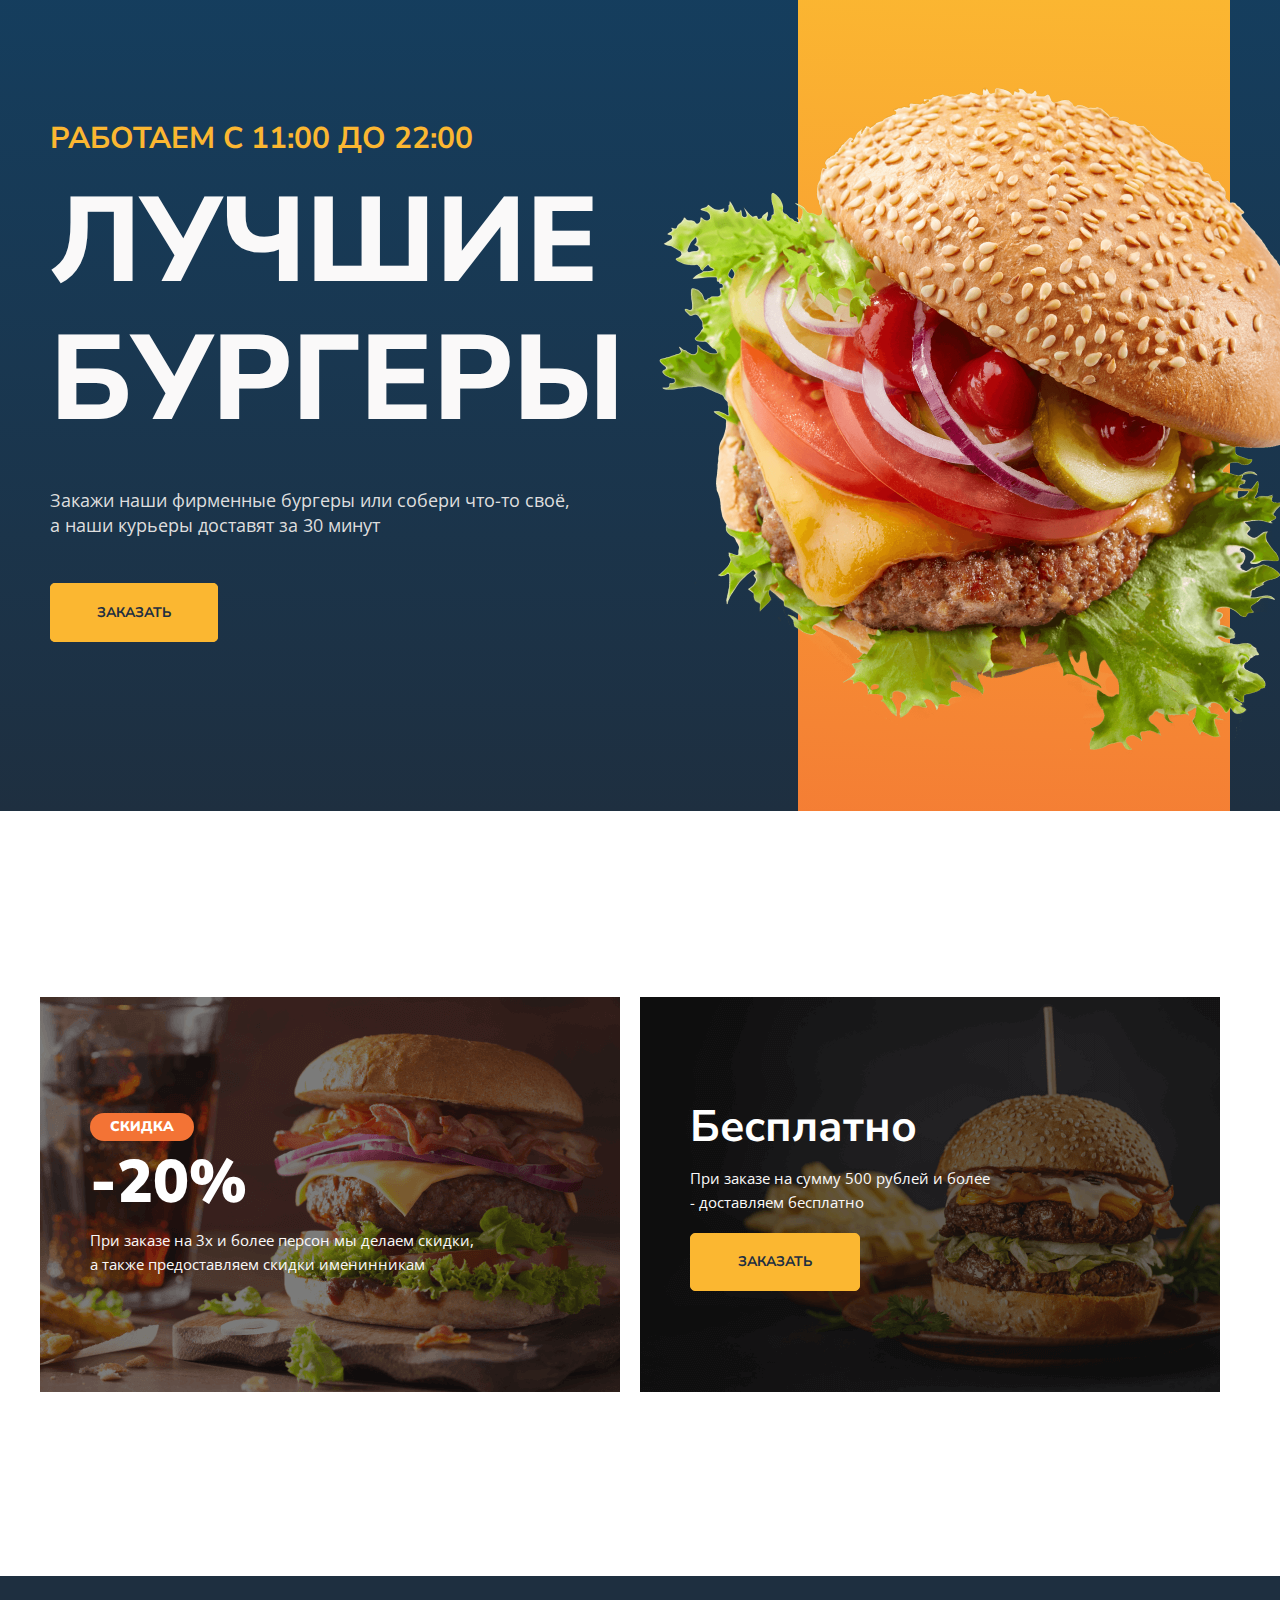
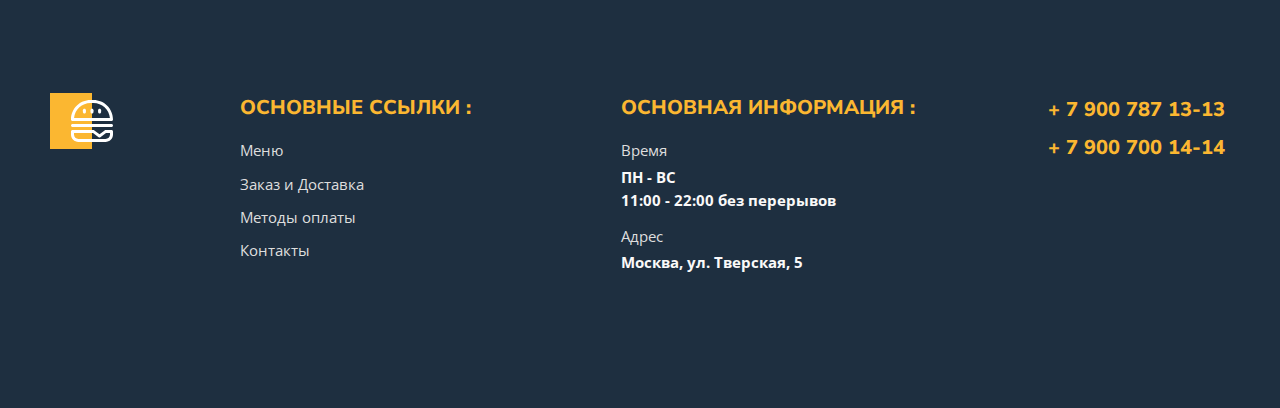
<file: index.html>
<!DOCTYPE html>
<html lang="en">

<head>
	<meta charset="UTF-8">
	<meta http-equiv="X-UA-Compatible" content="IE=edge">
	<meta name="viewport" content="width=device-width, initial-scale=1.0">
	<title>Burger</title>
	<link rel="preconnect" href="https://fonts.googleapis.com">
	<link rel="preconnect" href="https://fonts.gstatic.com" crossorigin>
	<link
		href="https://fonts.googleapis.com/css2?family=Lato:wght@700&family=Nunito+Sans:wght@600;700;800;900&family=Open+Sans:wght@400;600;700&display=swap"
		rel="stylesheet">
	<link rel="stylesheet" href="css/normalize.css">
	<link rel="stylesheet" href="css/main.css">
	<link rel="apple-touch-icon" sizes="512x512" href="image/favicon/android-chrome-512x512.png">
	<link rel="icon" type="image/png" sizes="192x192" href="image/favicon/android-chrome-192x192.png">
	<link rel="icon" sizes="16x16" href="image/favicon/favicon.ico">
	<link rel="apple-touch-icon" sizes="180x180" href="image/favicon/apple-touch-icon.png">
	<link rel="icon" type="image/png" sizes="32x32" href="image/favicon/favicon-32x32.png">
	<link rel="icon" type="image/png" sizes="16x16" href="image/favicon/favicon-16x16.png">
	<link rel="mask-icon" href="image/favicon/safari-pinned-tab.svg" color="#5bbad5">
	<meta name="msapplication-TileColor" content="#da532c">
	<meta name="theme-color" content="#ffffff">
</head>

<body>
	<div class="wrapper">
		<div class="baner">
			<div class="container">
				<div class="baner-row">
					<div class="baner-item">
						<h2 class="baner-subtitle">работаем с 11:00 до 22:00</h2>
						<h1 class="baner-title">Лучшие бургеры</h1>
						<p class="baner-text">Закажи наши фирменные бургеры или собери что-то&nbsp;своё, а&nbsp;наши
							курьеры
							доставят
							за&nbsp;30&nbsp;минут</p>
						<a class="baner-order" href="menu.html">заказать</a>
					</div>
					<div class="baner-img">
						<div class="baner-bg">
							<img src="image/burger.png" alt="">
						</div>
					</div>
				</div>
			</div>
		</div>
		<div class="promo">
			<div class="container container-full">
				<div class="promo-row">
					<div class="promo-left">
						<p class="promo-sale">скидка</p>
						<p class="promo-cost">-20%</p>
						<p class="promo-description">При заказе на 3х и более персон мы делаем скидки, а также
							предоставляем
							скидки
							именинникам</p>
					</div>
					<div class="promo-right">
						<p class="promo-free">Бесплатно</p>
						<p class="promo-description">При заказе на сумму 500 рублей и более - доставляем бесплатно
						</p>
						<a href="menu.html">заказать</a>
					</div>
				</div>
			</div>
		</div>
		<footer class="footer">
			<div class="container">
				<div class="footer-row">
					<div class="footer-top">
						<div class="icon-img">
							<img src="image/icon.svg" alt="">
						</div>
						<div class="footer-phones footer-phones-icon">
							<span class="footer-call">
								<a href="tel:+79007871313 ">+ 7 900 787 13-13</a>
							</span>
							<span class="footer-call">
								<a href="tel:+79007001414">+ 7 900 700 14-14</a>
							</span>
						</div>
					</div>
					<div class="footer-links">
						<h3 class="footer-title">основные ссылки :</h3>
						<ul class="footer-list">
							<li class="footer-link">
								<a href="menu.html">Меню</a>
							</li>
							<li class="footer-link">
								<a href="#">Заказ и Доставка</a>
							</li>
							<li class="footer-link">
								<a href="#">Методы оплаты</a>
							</li>
							<li class="footer-link">
								<a href="#">Контакты</a>
							</li>
						</ul>
						<div class="footer-phones footer-phones-links">
							<span class="footer-call">
								<a href="tel:+79007871313 ">+ 7 900 787 13-13</a>
							</span>
							<span class="footer-call">
								<a href="tel:+79007001414">+ 7 900 700 14-14</a>
							</span>
						</div>
					</div>
					<div class="footer-info">
						<h3 class="footer-title">основная информация :</h3>
						<ul class="footer-list">
							<li class="footer-link">Время</li>
							<li class="footer-link-bold">
								<span>ПН - ВС</span>
								<span>11:00 - 22:00 без перерывов</span>
							</li>
							<li class="footer-link">Адрес</li>
							<li class="footer-link-bold">Москва, ул. Тверская, 5</li>
						</ul>
					</div>
					<div class="footer-phones">
						<span class="footer-call">
							<a href="tel:+79007871313 ">+ 7 900 787 13-13</a>
						</span>
						<span class="footer-call">
							<a href="tel:+79007001414">+ 7 900 700 14-14</a>
						</span>
					</div>
				</div>
			</div>
		</footer>

	</div>

</body>

</html>
</file>
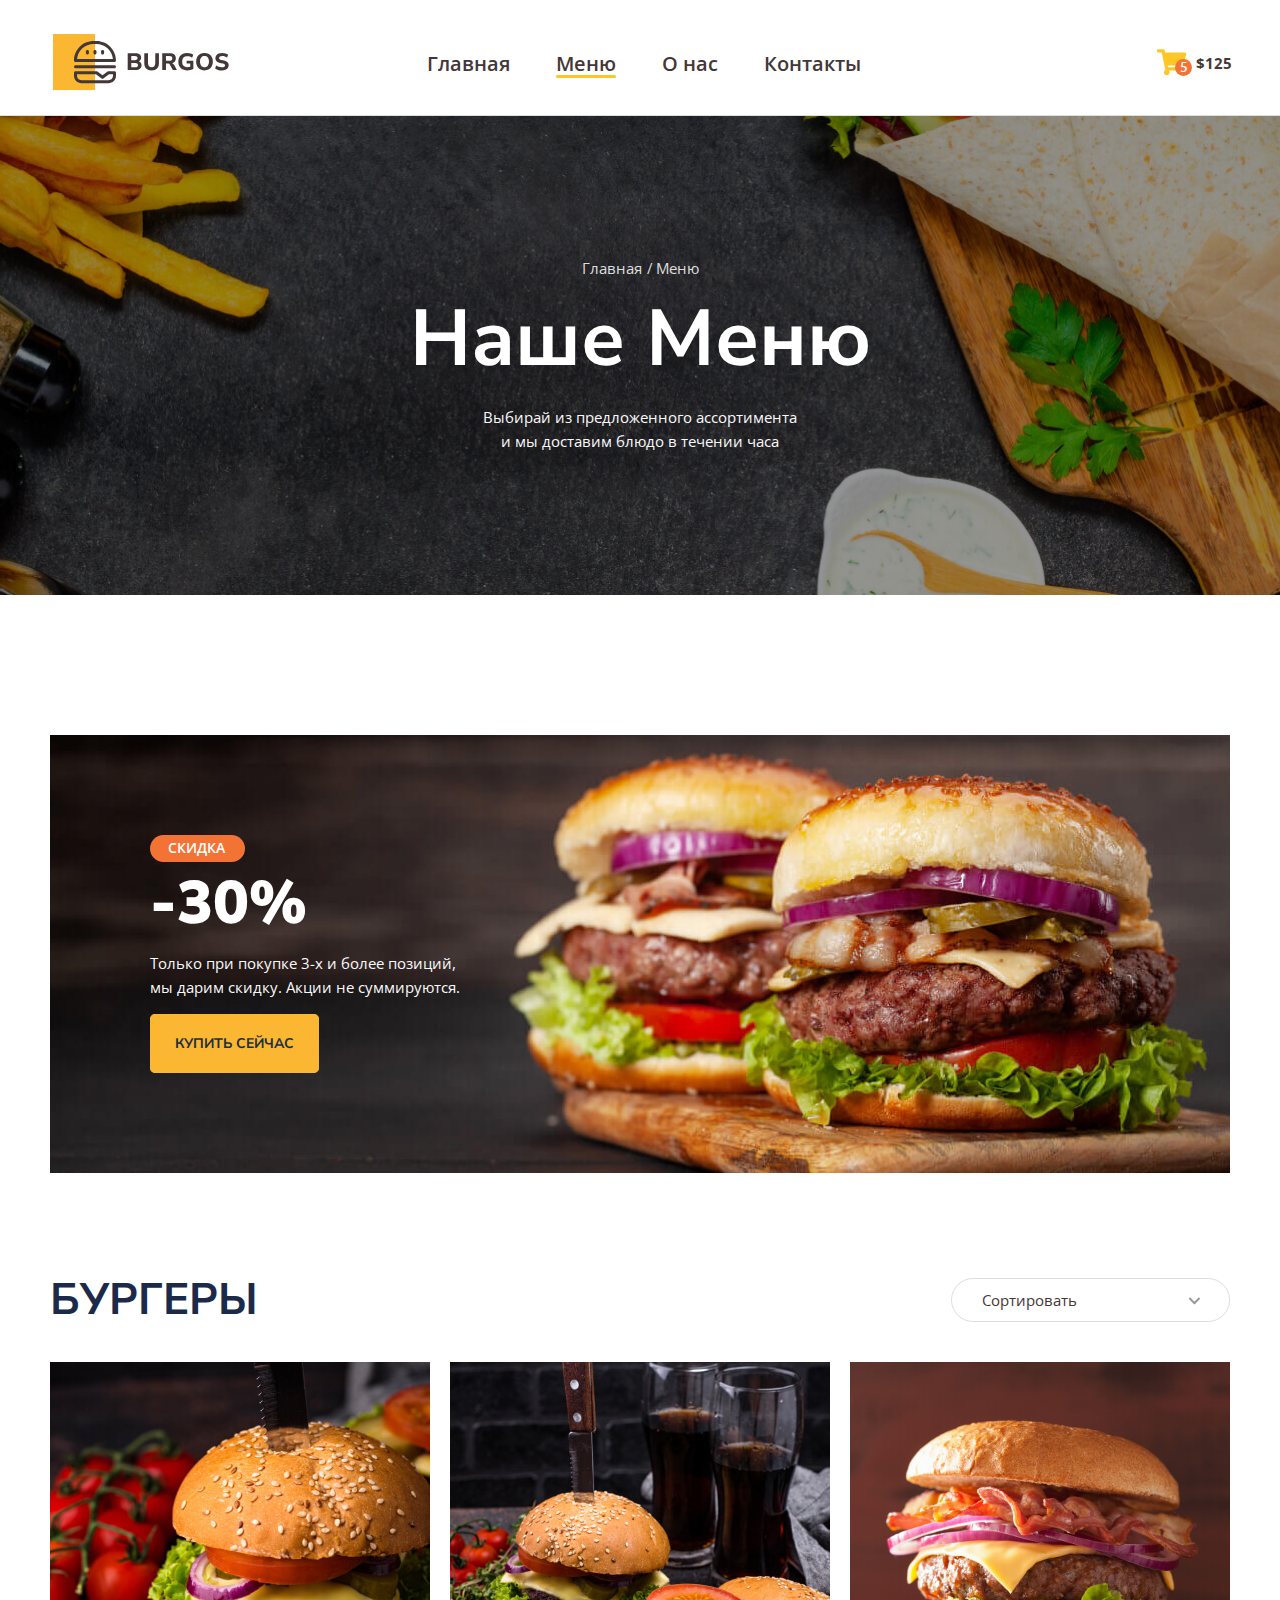
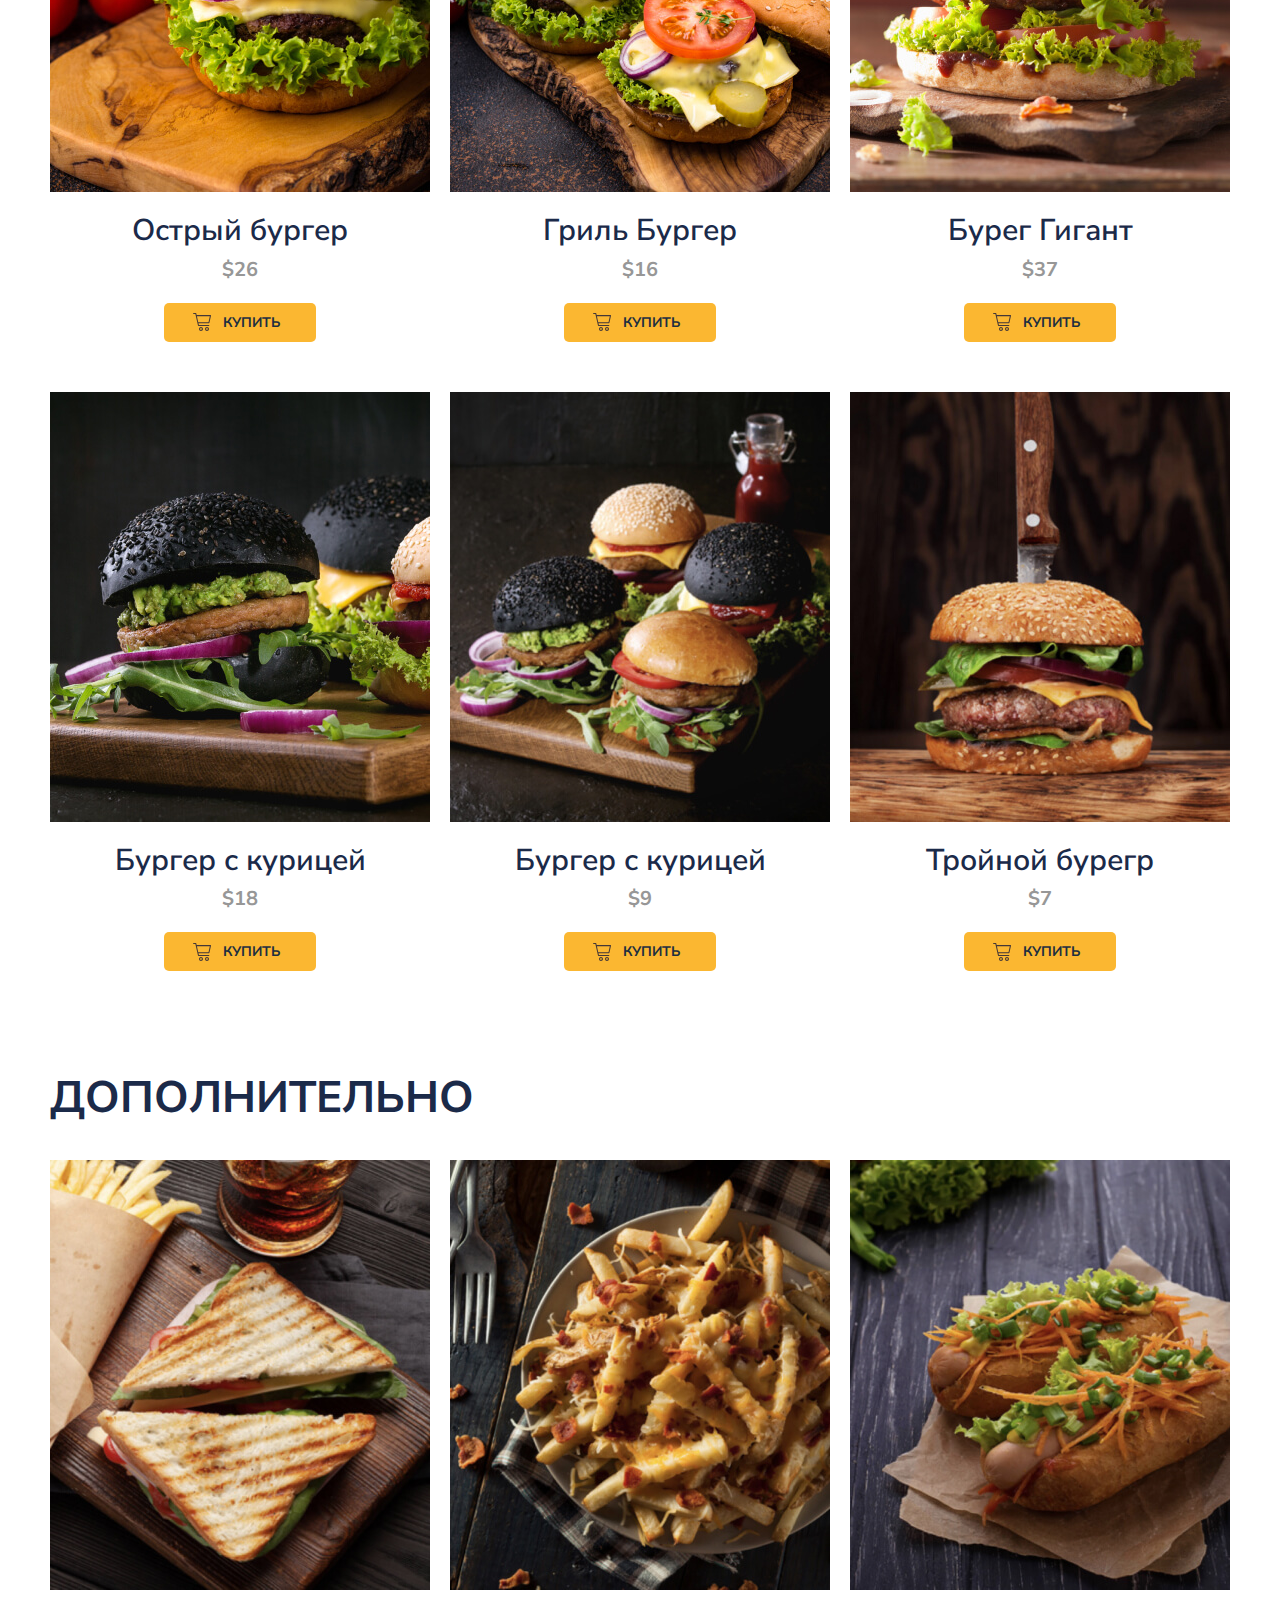
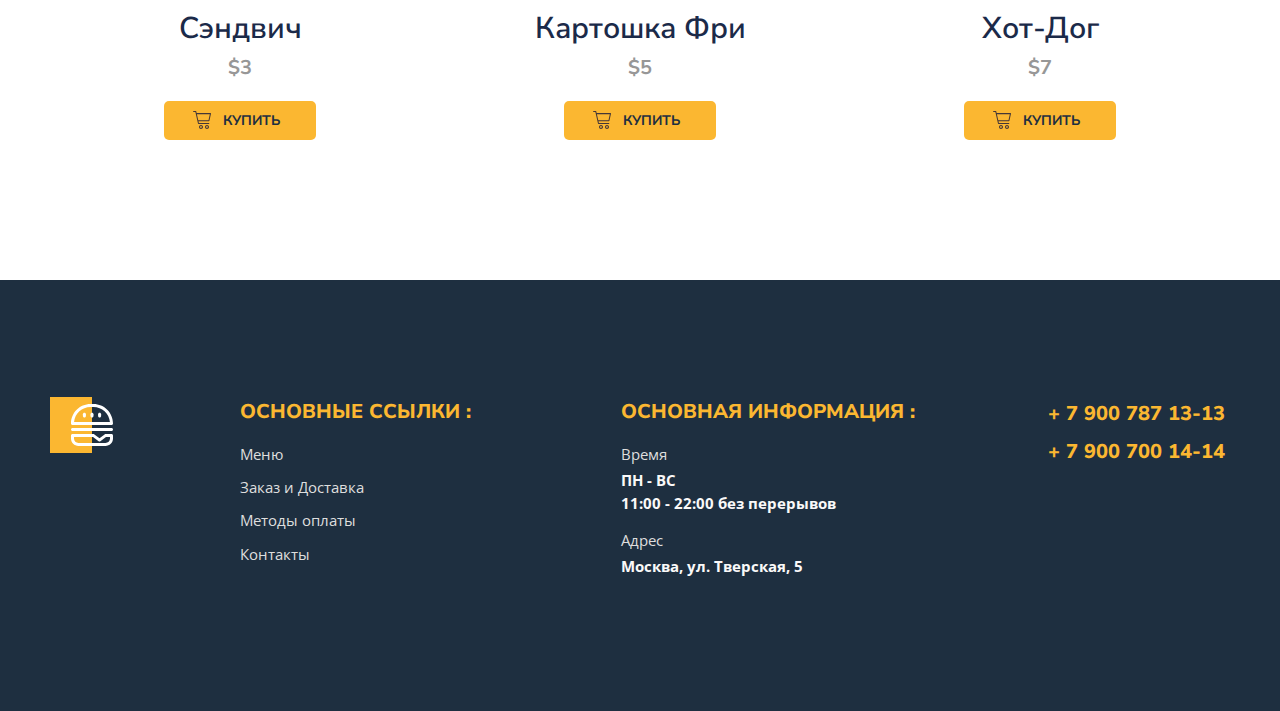
<file: menu.html>
<!DOCTYPE html>
<html lang="ru">

<head>
	<meta charset="UTF-8">
	<meta http-equiv="X-UA-Compatible" content="IE=edge">
	<meta name="viewport" content="width=device-width, initial-scale=1.0">
	<title>Burger</title>
	<link rel="preconnect" href="https://fonts.googleapis.com">
	<link rel="preconnect" href="https://fonts.gstatic.com" crossorigin>
	<link
		href="https://fonts.googleapis.com/css2?family=Lato:wght@700&family=Nunito+Sans:wght@600;700;800;900&family=Open+Sans:wght@400;600;700&display=swap"
		rel="stylesheet">
	<link rel="stylesheet" href="css/normalize.css">
	<link rel="stylesheet" href="css/main.css">
	<link rel="apple-touch-icon" sizes="512x512" href="image/favicon/android-chrome-512x512.png">
	<link rel="icon" type="image/png" sizes="192x192" href="image/favicon/android-chrome-192x192.png">
	<link rel="icon" sizes="16x16" href="image/favicon/favicon.ico">
	<link rel="apple-touch-icon" sizes="180x180" href="image/favicon/apple-touch-icon.png">
	<link rel="icon" type="image/png" sizes="32x32" href="image/favicon/favicon-32x32.png">
	<link rel="icon" type="image/png" sizes="16x16" href="image/favicon/favicon-16x16.png">
	<link rel="mask-icon" href="image/favicon/safari-pinned-tab.svg" color="#5bbad5">
	<meta name="msapplication-TileColor" content="#da532c">
	<meta name="theme-color" content="#ffffff">
</head>

<body>
	<header id="headerTop">
		<div class="container">
			<div class="header">
				<div class="header-burger">
					<button class="burger" onclick="openModal()"></button>
				</div>
				<a href="index.html" class="header-logo"></a>
				<nav>
					<ul class="header-nav">
						<li><a href="index.html">Главная</a></li>
						<li><a href="menu.html" class="active">Меню</a></li>
						<li><a href="#">О нас</a></li>
						<li><a href="#">Контакты</a></li>
					</ul>
				</nav>
				<button type="button" class="button">
					<span class="button-item">
						<img src="image/cart.svg" alt="Корзина">
						<span class="button-count">5</span>
					</span>
					<span class="button-text">$125</span>
				</button>
			</div>
		</div>
	</header>
	<div class="bg">
		<div class="container">
			<ul class="breadcrumbs">
				<li><a href="index.html">Главная</a></li>
				<li><a href="menu.html">Меню</a></li>
			</ul>
			<h1 class="title">Наше Меню</h1>
			<p class="describtion">Выбирай из предложенного ассортимента и мы доставим блюдо в течении часа</p>
		</div>
	</div>
	<main>
		<div class="banner">
			<div class="container">
				<div class="banner-box">
					<h1 class="banner-title">
						<span>скидка</span>
						-30%
					</h1>
					<p class="banner-text">Только при покупке 3-х и более позиций,
						мы дарим скидку. Акции не суммируются.</p>
					<a href="#menuBurger" class="banner-link">купить сейчас</a>
				</div>
			</div>
		</div>
		<section class="menu" id="menuBurger">
			<div class="container">
				<div class="menu-header">
					<h2 class="menu-title">Бургеры</h2>
					<select class="menu-select">
						<option value="">Сортировать</option>
						<option value="up">По возрастанию</option>
						<option value="down">По убыванию</option>
					</select>
				</div>
				<div class="menu-grid">
					<div class="menu-grid-item">
						<div class="menu-grid-cover">
							<img src="image/menu/01.jpg" alt="Острый бургер">
						</div>
						<p class="menu-grid-title">Острый бургер</p>
						<p class="menu-grid-price">$26</p>
						<button type="button" class="menu-grid-btn">
							<span class="menu-grid-icon"></span>
							<span class="menu-grid-text">купить</span>
						</button>
					</div>
					<div class="menu-grid-item">
						<div class="menu-grid-cover">
							<img src="image/menu/02.jpg" alt="Гриль Бургер">
						</div>
						<p class="menu-grid-title">Гриль Бургер</p>
						<p class="menu-grid-price">$16</p>
						<button type="button" class="menu-grid-btn">
							<span class="menu-grid-icon"></span>
							<span class="menu-grid-text">купить</span>
						</button>
					</div>
					<div class="menu-grid-item">
						<div class="menu-grid-cover">
							<img src="image/menu/03.jpg" alt="Бурег Гигант">
						</div>
						<p class="menu-grid-title">Бурег Гигант</p>
						<p class="menu-grid-price">$37</p>
						<button type="button" class="menu-grid-btn">
							<span class="menu-grid-icon"></span>
							<span class="menu-grid-text">купить</span>
						</button>
					</div>
					<div class="menu-grid-item">
						<div class="menu-grid-cover">
							<img src="image/menu/04.jpg" alt="Бургер с курицей">
						</div>
						<p class="menu-grid-title">Бургер с курицей</p>
						<p class="menu-grid-price">$18</p>
						<button type="button" class="menu-grid-btn">
							<span class="menu-grid-icon"></span>
							<span class="menu-grid-text">купить</span>
						</button>
					</div>
					<div class="menu-grid-item">
						<div class="menu-grid-cover">
							<img src="image/menu/05.jpg" alt="Бургер с курицей">
						</div>
						<p class="menu-grid-title">Бургер с курицей</p>
						<p class="menu-grid-price">$9</p>
						<button type="button" class="menu-grid-btn">
							<span class="menu-grid-icon"></span>
							<span class="menu-grid-text">купить</span>
						</button>
					</div>
					<div class="menu-grid-item">
						<div class="menu-grid-cover">
							<img src="image/menu/06.jpg" alt="Тройной бурегр">
						</div>
						<p class="menu-grid-title">Тройной бурегр</p>
						<p class="menu-grid-price">$7</p>
						<button type="button" class="menu-grid-btn">
							<span class="menu-grid-icon"></span>
							<span class="menu-grid-text">купить</span>
						</button>
					</div>
				</div>
			</div>
		</section>
		<section class="menu menu-other">
			<div class="container">
				<div class="menu-additional">
					<h2 class="menu-title">Дополнительно</h2>
				</div>
				<div class="menu-grid">
					<div class="menu-grid-item">
						<div class="menu-grid-cover other">
							<img src="image/menu/07.jpg" alt="Сэндвич">
						</div>
						<p class="menu-grid-title">Сэндвич</p>
						<p class="menu-grid-price">$3</p>
						<button type="button" class="menu-grid-btn">
							<span class="menu-grid-icon"></span>
							<span class="menu-grid-text">купить</span>
						</button>
					</div>
					<div class="menu-grid-item">
						<div class="menu-grid-cover other">
							<img src="image/menu/08.jpg" alt="Картошка Фри">
						</div>
						<p class="menu-grid-title">Картошка Фри</p>
						<p class="menu-grid-price">$5</p>
						<button type="button" class="menu-grid-btn">
							<span class="menu-grid-icon"></span>
							<span class="menu-grid-text">купить</span>
						</button>
					</div>
					<div class="menu-grid-item">
						<div class="menu-grid-cover other">
							<img src="image/menu/09.jpg" alt="Хот-Дог">
						</div>
						<p class="menu-grid-title">Хот-Дог</p>
						<p class="menu-grid-price">$7</p>
						<button type="button" class="menu-grid-btn">
							<span class="menu-grid-icon"></span>
							<span class="menu-grid-text">купить</span>
						</button>
					</div>
				</div>
			</div>
		</section>
	</main>
	<footer class="footer">
		<div class="container">
			<div class="footer-row">
				<div class="footer-top">
					<div class="icon-img">
						<img src="image/icon.svg" alt="">
					</div>
					<div class="footer-phones footer-phones-icon">
						<span class="footer-call">
							<a href="tel:+79007871313 ">+ 7 900 787 13-13</a>
						</span>
						<span class="footer-call">
							<a href="tel:+79007001414">+ 7 900 700 14-14</a>
						</span>
					</div>
				</div>
				<div class="footer-links">
					<h3 class="footer-title">основные ссылки :</h3>
					<ul class="footer-list">
						<li class="footer-link">
							<a href="menu.html">Меню</a>
						</li>
						<li class="footer-link">
							<a href="#">Заказ и Доставка</a>
						</li>
						<li class="footer-link">
							<a href="#">Методы оплаты</a>
						</li>
						<li class="footer-link">
							<a href="#">Контакты</a>
						</li>
					</ul>
					<div class="footer-phones footer-phones-links">
						<span class="footer-call">
							<a href="tel:+79007871313 ">+ 7 900 787 13-13</a>
						</span>
						<span class="footer-call">
							<a href="tel:+79007001414">+ 7 900 700 14-14</a>
						</span>
					</div>
				</div>
				<div class="footer-info">
					<h3 class="footer-title">основная информация :</h3>
					<ul class="footer-list">
						<li class="footer-link">Время</li>
						<li class="footer-link-bold">
							<span>ПН - ВС</span>
							<span>11:00 - 22:00 без перерывов</span>
						</li>
						<li class="footer-link">Адрес</li>
						<li class="footer-link-bold">Москва, ул. Тверская, 5</li>
					</ul>
				</div>
				<div class="footer-phones">
					<span class="footer-call">
						<a href="tel:+79007871313 ">+ 7 900 787 13-13</a>
					</span>
					<span class="footer-call">
						<a href="tel:+79007001414">+ 7 900 700 14-14</a>
					</span>
				</div>
			</div>
		</div>
	</footer>
	<a href="#headerTop" class="button-up hidden" id="btnUp">Наверх</a>
	<div class="modal" id="modal">
		<ul class="header-nav">
			<li><a href="index.html">Главная</a></li>
			<li><a href="menu.html" class="active">Меню</a></li>
			<li><a href="#">О нас</a></li>
			<li><a href="#">Контакты</a></li>
		</ul>
		<button class="burger-close" onclick="closeModal()"></button>
	</div>
	<script src="js/main.js"></script>
</body>

</html>
</file>
<file: css/main.css>
body {
	font-family: 'Nunito Sans', sans-serif;
}

a {
	transition: 0.2s;
}

header {
	border-bottom: 1px solid #DEDEDE;
}

.container {
	max-width: 1180px;
	margin: 0 auto;
	padding: 0px 15px 0px 15px;
}

.header {
	font-family: 'Open Sans', sans-serif;
	display: flex;
	align-items: center;
	justify-content: space-between;
	padding: 26px 0 25px 0;
}

.header-logo {
	display: block;
	background: url(../image/logo.svg) 100% 120%/176px 58px no-repeat;
	width: 179px;
	height: 64px;
	flex: 0 0 auto;
}

nav {
	flex: 1 0 auto;
}

.header-nav {
	display: flex;
	justify-content: left;
	list-style-type: none;
	padding: 0;
	max-width: 531px;
	margin: 14px auto 0px;
	gap: 46px;
}

.header-nav a {
	font-size: 20px;
	font-weight: 600;
	text-decoration: none;
	color: #443737;
}

.header-nav a:hover {
	color: #FFC725;
}

.header-nav a.active::after {
	content: "";
	width: 100%;
	height: 3px;
	border-radius: 1.5px;
	background-color: transparent;
	display: block;
}

.header-nav a.active::after {
	background-color: #FFC725;
}

.button {
	display: flex;
	align-items: center;
	background-color: transparent;
	border: none;
	padding: 0;
	gap: 10px;
	cursor: pointer;
}

.button-item {
	position: relative;
	top: 6px;
	left: 1px;
}

.button-count {
	font-family: 'Lato', sans-serif;
	font-weight: 700;
	font-size: 13px;
	color: #ffffff;
	position: absolute;
	bottom: 3px;
	right: -5px;
	width: 17px;
	height: 17px;
	line-height: 1.3;
	border-radius: 100%;
	background-color: #F37335;
}

.button-text {
	display: inline-block;
	margin: 11px -2px 0px 0px;
	font-size: 15px;
	font-weight: 700;
	color: #443737;
}

.bg {
	font-family: 'Open Sans', sans-serif;
	text-align: center;
	color: #ffffff;
	background: url(..//image/bg.jpg) center/cover no-repeat;
	padding: 142px 0;
	margin: 0px 0px 140px 0px;
}

.breadcrumbs {
	padding-left: 0;
	margin-top: 1px;
	display: flex;
	justify-content: center;
	align-items: center;
	list-style-type: none;
	gap: 8px;
}

.breadcrumbs a {
	text-decoration: none;
	font-weight: 400;
	font-size: 15px;
	color: #DEDEDE;
}

.breadcrumbs a:hover {
	color: #FFC725;
}

.breadcrumbs a::before {
	content: "/";
	position: relative;
	left: -3px;
	pointer-events: none;
}

.breadcrumbs a:hover::before {
	color: #DEDEDE;
}

.breadcrumbs li:first-child a::before {
	display: none;
}

.title {
	font-family: 'Nunito Sans', sans-serif;
	font-weight: 700;
	font-size: 79px;
	color: #FFFFFF;
	margin: 17px 0 20px 0;
}

.describtion {
	font-weight: 400;
	font-size: 15px;
	line-height: 1.6;
	max-width: 320px;
	margin: 0 auto;
	color: #FAF9F9;
}

.banner-box {
	background: url(../image/banner.jpg) 0 center /cover no-repeat;
	text-align: left;
	padding: 100px 0px 120px 100px;

}

.banner-title span {
	display: block;
	text-align: center;
	font-family: 'Open Sans', sans-serif;
	text-transform: uppercase;
	font-weight: 600;
	font-size: 14px;
	background-color: #F37335;
	max-width: 92px;
	padding: 4px 3px 5px 0px;
	line-height: 18px;
	border-radius: 14px;
	margin: 0px 0px 7px 0px;
}

.banner-title {
	font-family: 'Nunito Sans', sans-serif;
	font-weight: 900;
	font-size: 60px;
	color: #FFFFFF;
	margin: 0px 0px 0px 0px;
}

.banner-text {
	font-family: 'Open Sans', sans-serif;
	font-weight: 400;
	font-size: 15px;
	color: #FAF9F9;
	max-width: 323px;
	line-height: 24px;
	margin: 13px 0px 35px 0px;
}

.banner-link {
	font-family: 'Nunito Sans', sans-serif;
	list-style-type: none;
	text-decoration: none;
	font-weight: 700;
	font-size: 14px;
	width: 170px;
	text-transform: uppercase;
	color: #1E2F40;
	background-color: #FBB731;
	border-radius: 5px;
	padding: 19px 24px;
	border: 1px solid #FBB731;
	transition: 0.2s;
}

.banner-link:hover {
	background-color: transparent;
	color: #FFFFFF;
}

.menu {
	margin: 66px 0px 100px 0px;
}

.menu-header {
	display: flex;
	align-items: center;
	justify-content: space-between;
}

.menu-title {
	font-family: 'Nunito Sans', sans-serif;
	font-weight: 700;
	font-size: 44px;
	text-transform: uppercase;
	color: #1B2A49;
}

.menu-select {
	font-family: 'Open Sans', sans-serif;
	font-weight: 400;
	font-size: 15px;
	line-height: 24px;
	color: #443737;
	border: 1px solid #DEDEDE;
	padding: 9px 30px;
	border-radius: 22px;
	-webkit-appearance: none;
	-moz-appearance: none;
	appearance: none;
	flex-basis: 279px;
	background: url(..//image/arrow.svg) 89.3% center/12.79px 7.75px no-repeat;
}

.menu-grid {
	display: grid;
	grid-template-columns: repeat(3, 1fr);
	gap: 20px;
	margin: 0px 0px 72px 0px;
}

.menu-grid-item {
	font-family: 'Nunito Sans', sans-serif;
	text-align: center;
}

.menu-grid-cover {
	width: 100%;
	height: 430px;
	position: relative;
	overflow: hidden;
}

.menu-grid-cover img {
	position: absolute;
	top: 50%;
	left: 50%;
	transform: translate(-50%, -50%);
	-o-object-fit: cover;
	object-fit: cover;
	width: 100%;
	height: 430px;
}

.menu-grid-title {
	font-weight: 600;
	font-size: 30px;
	color: #1B2A49;
	margin: 22px 0px 9px 0px;
}

.menu-grid-price {
	font-weight: 700;
	font-size: 20px;
	color: #979797;
	margin: 0px 0px 22px 0px;
}

.menu-grid-btn {
	border: none;
	background: url(../image/cart-menu.svg) 22% center/18px 18px no-repeat;
	background-color: #FBB731;
	width: 152px;
	border-radius: 5px;
	padding: 10px 30px 10px 52px;
	margin: 0px 0px 30px 0px;
	transition: 0.2s;
}

.menu-grid-btn:hover {
	background-color: #F37335;
	cursor: pointer;
}

.menu-grid-text {
	font-weight: 700;
	font-size: 14px;
	line-height: 18px;
	text-transform: uppercase;
	color: #1E2F40;
}

main {
	padding: 0px 0px 10px 0px;
}

.menu-additional {
	margin: -28px 0px 0px 0px;
}

.footer {
	font-family: 'Nunito Sans', sans-serif;
	background-color: #1E2F40;
}

.footer-row {
	display: flex;
	justify-content: space-between;
}

.footer-top {
	margin: 117px 0px 230px 0px;
}

.icon-img {
	max-width: 63px;
	max-height: 56px;
}

.footer-links {
	margin: 120px 0px 119px 0px;
	padding: 0px 24px 0px 0px;
}

.footer-title {
	font-weight: 800;
	font-size: 20px;
	color:#FBB731;
	text-transform: uppercase;
	margin: 0px 0px 12px 0px;
}

.footer-list {
	font-family: 'Open Sans', sans-serif;
	list-style-type: none;
	color: #DEDEDE;
	padding: 11px 0px;
	margin: 0px;
}

.footer-link {
	margin: 0px 0px 16px 0px;
	text-decoration: none;
	font-weight: 400;
	font-size: 15px;
}

.footer-link a {
	font-family: 'Open Sans', sans-serif;
	list-style-type: none;
	color: #DEDEDE;
	padding: 11px 0px;
	margin: 0px;
	text-decoration: none;
}

.footer-link a:hover {
	color: #FBB731;
}

.footer-info {
	margin: 120px 0px 106px 0px;
	padding: 0px 6px 0px 0px;
}

.footer-link-bold {
	display: flex;
	flex-direction: column;
	font-family: 'Open Sans', sans-serif;
	font-weight: 700;
	font-size: 15px;
	color: #FAF9F9;
	margin: -7px 0px 19px 0px;
}

.footer-link-bold span:first-child {
	padding: 0px;
	margin: 0px 0px 6px 0px;
}

.footer-phones {
	display: flex;
	flex-direction: column;
	margin: 122px 5px 151px 0px;
}

.footer-call {
	margin: 0px 0px 15px 0px;
}

.footer-call a {
	text-decoration: none;
	font-weight: 800;
	font-size: 20px;
	color: #FBB731;
}

.footer-call a:hover {
	color: #FFFFFF;
}

.footer-phones-links {
	display: none;
}

.footer-phones-icon {
	display: none;
}

.button-up {
	background-color: #FBB731;
	font-size: 14px;
	line-height: 18px;
	text-transform: uppercase;
	color: #1E2F40;
	text-decoration: none;
	padding: 5px 20px;
	position: fixed;
	bottom: 20px;
	right: 20px;
	border-radius: 5px;
	transition: 1s;
}

.button-up:hover {
	background-color: #F37335;
}

.button-up.hidden {
	opacity: 0;
}

.button-up.visible {
	opacity: 1;
}

/* Modal burger */

.burger {
	height: 34px;
	width: 34px;
	background: url(../image/burger.svg) 0 center/contain no-repeat;
	background-color: transparent;
	border: none;
	cursor: pointer;
}

.modal {
	background-color: #fff8dc;
	max-width: 500px;
	text-align: center;
	position: absolute;
	top: -400px;
	left: 0;
	right: 0;
	margin: 20px auto 0;
	padding: 40px 30px;
	box-sizing: border-box;
	transition: .5s;
}

.modal .header-nav {
	display: flex;
	flex-direction: column;
	align-items: center;
	gap: 23px;
	margin: 0px 0px 0px 0px;
}

.burger-close {
	height: 22px;
	width: 22px;
	background: url(../image/close.svg) 0 0/contain no-repeat;
	background-color: transparent;
	border: none;
	position: absolute;
	top: 20px;
	right: 20px;
	cursor: pointer;
}

/* styles index */

.wrapper {
	overflow: hidden;
}

.baner {
	background: linear-gradient(180deg, #0C4C7B -100%, #1E2F40 100%);
}

.container {
	max-width: 1180px;
	margin: 0 auto;
}

.baner-row {
	display: flex;
	justify-content: space-between;
	position: relative;
}

.baner-item {
	padding: 122px 0px 190px 0px;
}

.baner-subtitle {
	font-weight: 700;
	font-size: 30px;
	color: #FBB731;
	text-transform: uppercase;
	margin: 0px 0px 16px 0px;
}

.baner-title {
	font-weight: 800;
	font-size: 120px;
	text-transform: uppercase;
	color: #FAF9F9;
	max-width: 580px;
	margin: 0px 0px 39px 0px;
}

.baner-text {
	font-family: 'Open Sans', sans-serif;
	font-weight: 400;
	font-size: 18px;
	color: #DEDEDE;
	max-width: 550px;
	margin: 0px 0px 65px 0px;
	line-height: 140%;
}

.baner-order {
	list-style-type: none;
	background-color: #FBB731;
	text-align: center;
	border-radius: 5px;
	max-width: 79px;
	padding: 19px 46px;
	font-weight: 700;
	font-size: 14px;
	text-transform: uppercase;
	text-decoration: none;
	color: #1E2F40;
	border: 1px solid #FBB731;
}

.baner-order:hover {
	background-color: transparent;
	color: #ffffff;
}

.baner-img {
	flex-grow: 1;
	display: flex;
	justify-content: flex-end;
	position: relative;
}

.baner-bg {
	width: 432px;
	height: 100%;
	background: linear-gradient(2.42deg, #F37335 -19.6%, #FBB731 100.79%, #FDC830 100.79%);
}

.baner-img img {
	width: 829px;
	position: absolute;
	top: -50px;
	right: -173px;
}

.promo-row {
	display: flex;
	justify-content: space-between;
	margin: 0px 0px 154px -10px;
}

.promo a {
	color: #1E2F40;
	background-color: #FBB731;
	border-radius: 5px;
	text-decoration: none;
	padding: 20px 47px;
	display: inline-block;
	text-transform: uppercase;
	font-size: 14px;
	font-weight: 700;
	border: 1px solid #FBB731;
}

.promo a:hover {
	background-color: transparent;
	color: #ffffff;
}

.promo-left,
.promo-right {
	flex: 0 0 49.6%;
	box-sizing: border-box;
	color: #fff;
	background-size: cover;
	background-position: center;
}

.promo {
	padding: 186px 0 15px 0;
}

.promo-left {
	background: url(../image/promo_left.png) no-repeat;
	padding: 116px 50px;
}

.promo-right {
	background: url(../image/promo_right.png) no-repeat;
	padding: 105px 50px;
}

.promo-sale {
	display: inline-block;
	font-size: 14px;
	font-weight: 900;
	color: #fff;
	background-color: #F37335;
	padding: 6px 20px;
	border-radius: 14px;
	text-transform: uppercase;
	margin: 0px 0px 7px 0px;
}

.promo-cost {
	font-size: 60px;
	font-weight: 900;
	margin: 0px 0px -4px 0px;
}

.promo-description {
	color: #FAF9F9;
	font-family: 'Open Sans', sans-serif;
	font-size: 15px;
	line-height: 24px;
}

.promo-left .promo-description {
	max-width: 392px;
}

.promo-right .promo-description {
	max-width: 300px;
	margin: 0px 0px 19px 0px;
}

.promo-free {
	font-size: 44px;
	font-weight: 700;
	margin: 0px 0px 13px 0px;
}

/*  Responsive  */

@media (max-width:1201px) {
	.baner-title {
		font-size: 112px;
	}

	.baner-img img {
		width: 800px;
	}
}

@media (max-width:1112px) {
	.baner-title {
		font-size: 100px;
	}

	.baner-img img {
		width: 740px;
	}
}


@media (max-width: 1000px) {

	.header {
		padding: 26px 0px 17px 0px;
		gap: 100px;
	}

	.header-logo {
		width: 150px;
		height: 47.81px;
		background-size: contain;
	}

	.header-nav {
		gap: 22px;
	}

	.button {
		margin: 0px 2px 9px 0px;
	}

	.bg {
		margin: 0px 0px 33px 0px;
	}

	.title {
		margin: 18px 0px 20px 11px;
	}

	.banner-box {
		background-position: -80px center;
		padding: 100px 40px 120px 40px;
	}

	.menu {
		margin: 45px 0px 100px 0px;
	}

	.menu-grid {
		grid-template-columns: repeat(2, 1fr);
		gap: 20px 15px;
		margin: 0px 0px 62px 0px;
	}

	.menu-other {
		height: 702px;
		overflow: hidden;
	}

	.menu-other .menu-grid {
		display: flex;
		width: auto;
		overflow-x: scroll;
		overflow-y: hidden;
		padding-bottom: 500px;
	}

	.menu-other .menu-grid-item {
		flex: 0 0 281px;
	}

	.other {
		height: 430px;
		width: 380px;
	}

	.menu-other .menu-grid-cover img {
		height: 100%;
	}

	.footer-row {
		gap: 50px;
	}

	.footer-phones {
		display: none;
		margin: -19px 0px 0px 140px;
	}

	.footer-phones-links {
		display: flex;
		flex-direction: column;
		margin: 0px 0px 0px 0px;
	}

	.baner-item {
		padding: 44px 0px 122px 0px;
	}

	.baner-subtitle {
		font-size: 22px;
		margin: 0px 0px 12px 0px;
	}

	.baner-title {
		font-size: 86px;
		margin: 0px 0px 24px 0px;
	}

	.baner-text {
		font-size: 14px;
		max-width: 405px;
		margin: 0px 0px 50px 0px;
	}

	.baner-order {
		padding: 15px 37px;
	}

	.baner-bg {
		width: 198px;
	}

	.baner-img img {
		height: 516px;
		width: 496px;
		top: 98px;
		right: -137px;
	}
}

@media (min-width: 866px) {
	.header-burger {
		display: none;
	}
}

@media (max-width: 865px) {
	.header {
		gap: 21px;
	}

	.header-logo {
		flex: 1 0 auto;
		background-position: 0 center;
	}

	nav {
		display: none;
	}

	.promo-left {
		padding: 44px 30px 44px 30px;
		background-size: 362px 298px;
	}

	.promo-right {
		background-size: 362px 298px;
		padding: 60px 30px;
	}

	.promo-right .promo-description {
		margin: 10px 0px 15px 0px;
	}

	.promo a {
		padding: 17.24px 40.11px;
	}

	.promo-cost {
		margin: 3px 0px 8px 0px;
	}
}

@media (max-width:737px) {
	.footer-row {
		flex-direction: column;
		padding: 61px 0px 31px 0px;
		gap: 5px 0px;
	}

	.footer-top {
		display: flex;
		justify-content: space-between;
		text-align: center;
		margin: 0px 0px 0px 0px;
	}

	.icon-img {
		max-width: none;
		max-height: none;
	}

	.footer-links {
		margin: 0px 0px 13px 0px;
	}

	.footer-info {
		margin: 0px 0px 0px 0px;
	}

	.footer-phones {
		display: none;
	}

	.footer-phones-icon {
		display: flex;
		flex: 0 0 auto;
		align-self: end;
		gap: 15px 0px;
		margin: 0px 0px 41px 52px;
	}

	.footer-call {
		margin: 0px 0px 0px 0px;
	}

	.footer-title {
		font-size: 18px;
	}

	.baner-row {
		display: block;
	}

	.baner-item {
		padding: 48px 0px 183px 0px;
	}

	.baner-img img {
		width: 398px;
		height: 397px;
		top: -290px;
	}

	.baner-subtitle {
		font-size: 14px;
		margin: 0px 0px 17px 0px;
	}

	.baner-title {
		font-size: 58px;
		margin: 0px 0px 29px 0px;
	}

	.baner-text {
		font-size: 13px;
	}

	.baner-order {
		font-size: 13px;
		padding: 15px 39px;
	}

	.promo {
		margin: 105px 0px 140px 0px;
		padding: 0px;
	}

	.promo-row {
		margin: 0px 0px 0px 0px;
	}

	.promo-left {
		background-size: cover;
		overflow: hidden;
		padding: 40px 15px 56px 15px;
	}

	.promo-sale {
		padding: 5px 21px;
	}

	.promo-cost {
		font-size: 55px;
		margin: 4px 0px 2px 0px;
	}

	.promo-description {
		font-size: 13px;
		margin: 0px 0px 0px 0px;
	}

	.promo-right {
		background-size: cover;
		overflow: hidden;
		padding: 41px 12px 45px 12px;
	}

	.promo-free {
		font-size: 39px;
	}

	.promo-right .promo-description {
		font-size: 15px;
		margin: 17px 0px 22px 0px;
	}

	.promo a {
		font-size: 13px;
		padding: 18px 32px;
	}
}

@media(max-width:602px) {
	.promo-row {
		flex-direction: column;
		gap: 22px;
		margin: 0px;
	}
}

@media (max-width:567px) {

	.header-logo {
		width: 116px;
		height: 37px;
	}

	.breadcrumbs a {
		font-size: 14px;
	}

	.title {
		font-size: 38px;
		margin: 27px 0px 14px 0px;
	}

	.describtion {
		font-size: 12px;
	}

	.bg {
		padding: 55px 0px 56px 0px;
	}

	.banner-box {
		background-position: 17% center;
		padding: 35px 28px 54px 15px;
	}

	.banner-title {
		margin: 0px 0px 14px 0px;
	}

	.banner-title span {
		margin: 0px 0px 8px 0px;
	}

	.banner-text {
		max-width: 247px;
		margin: 10px 0px 33px 0px;
	}

	.banner-link {
		padding: 18px 26px;
	}

	.menu {
		margin: 56px 0px 63px 0px;
	}

	.menu-header {
		margin: 5px 0px 32px 0px;
	}

	.menu-title {
		font-size: 27px;
		margin: 0px 0px 0px 0px;
	}

	.menu-select {
		padding: 8px 14px;
		flex-basis: 136px;
		font-size: 12px;
		cursor: pointer;
		background-position: 91.3% 60%;
	}

	.menu-grid {
		gap: 24px 12px;
		margin: 0px 0px 0px 0px;
	}


	.menu-grid-cover {
		width: 100%;
		height: 57vw;
	}

	.menu-additional {
		margin: 0px 0px 36px 0px;
	}

	.menu-grid-cover img {
		width: 100%;
		height: 100%;
	}

	.menu-grid-title {
		font-size: 16px;
		margin: 7px 0px 9px 0px;
	}

	.menu-grid-price {
		font-size: 16px;
		margin: 0px 0px 11px 0px;
	}

	.menu-grid-btn {
		width: 129px;
		padding: 10px 21px 10px 43px;
		margin: 0px 0px 0px 0px;
	}

	.menu-other .menu-grid-item {
		flex: 0 0 200px;
	}

	.menu-other {
		height: 110vw;
		margin: 50px 0px 46px 0px;
	}

	.other {
		height: 57vw;
	}
}

@media(max-width:429px) {
	.container-full {
		margin: 0px;
		padding: 0px;
	}

	.baner-img img {
		width: 298px;
		height: 297px;
		top: -217px;
		right: -80px;
	}

	.promo-description {
		font-size: 13px;
	}

	.promo {
		margin: 95px 0px 60px 0px;
	}
}

@media(max-width: 361px) {

	.menu-other .menu-grid-item {
		flex: 0 0 131px;
	}
}

@media(max-width:321px) {
	.breadcrumbs {
		margin: 0px 0px 0px 0px;
	}

	.menu-header {
		gap: 21px;
	}

	.menu-grid-title {
		font-size: 13px;
		margin: 9px 0px 8px 0px;
	}

	.baner-img img {
		width: 298px;
		height: 303px;
		top: -220px;
		right: -98px;
	}
}
</file>
